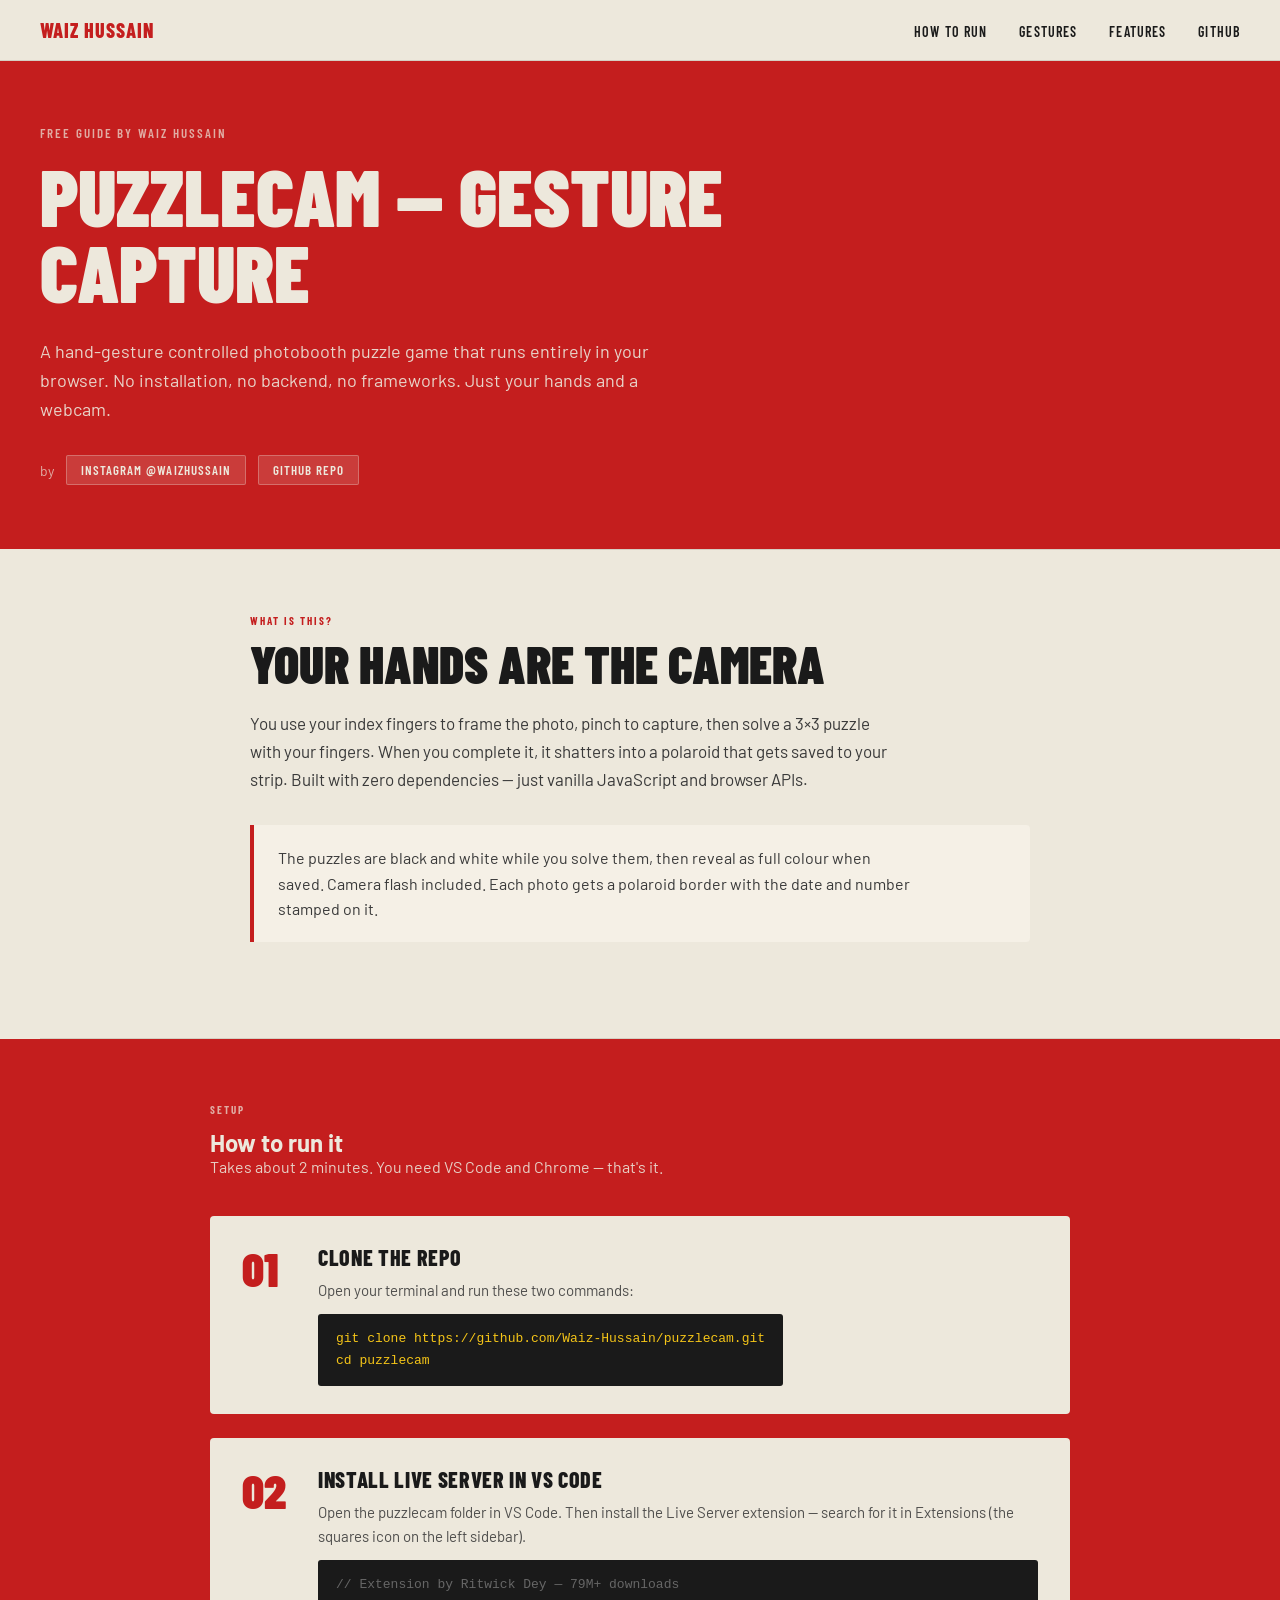
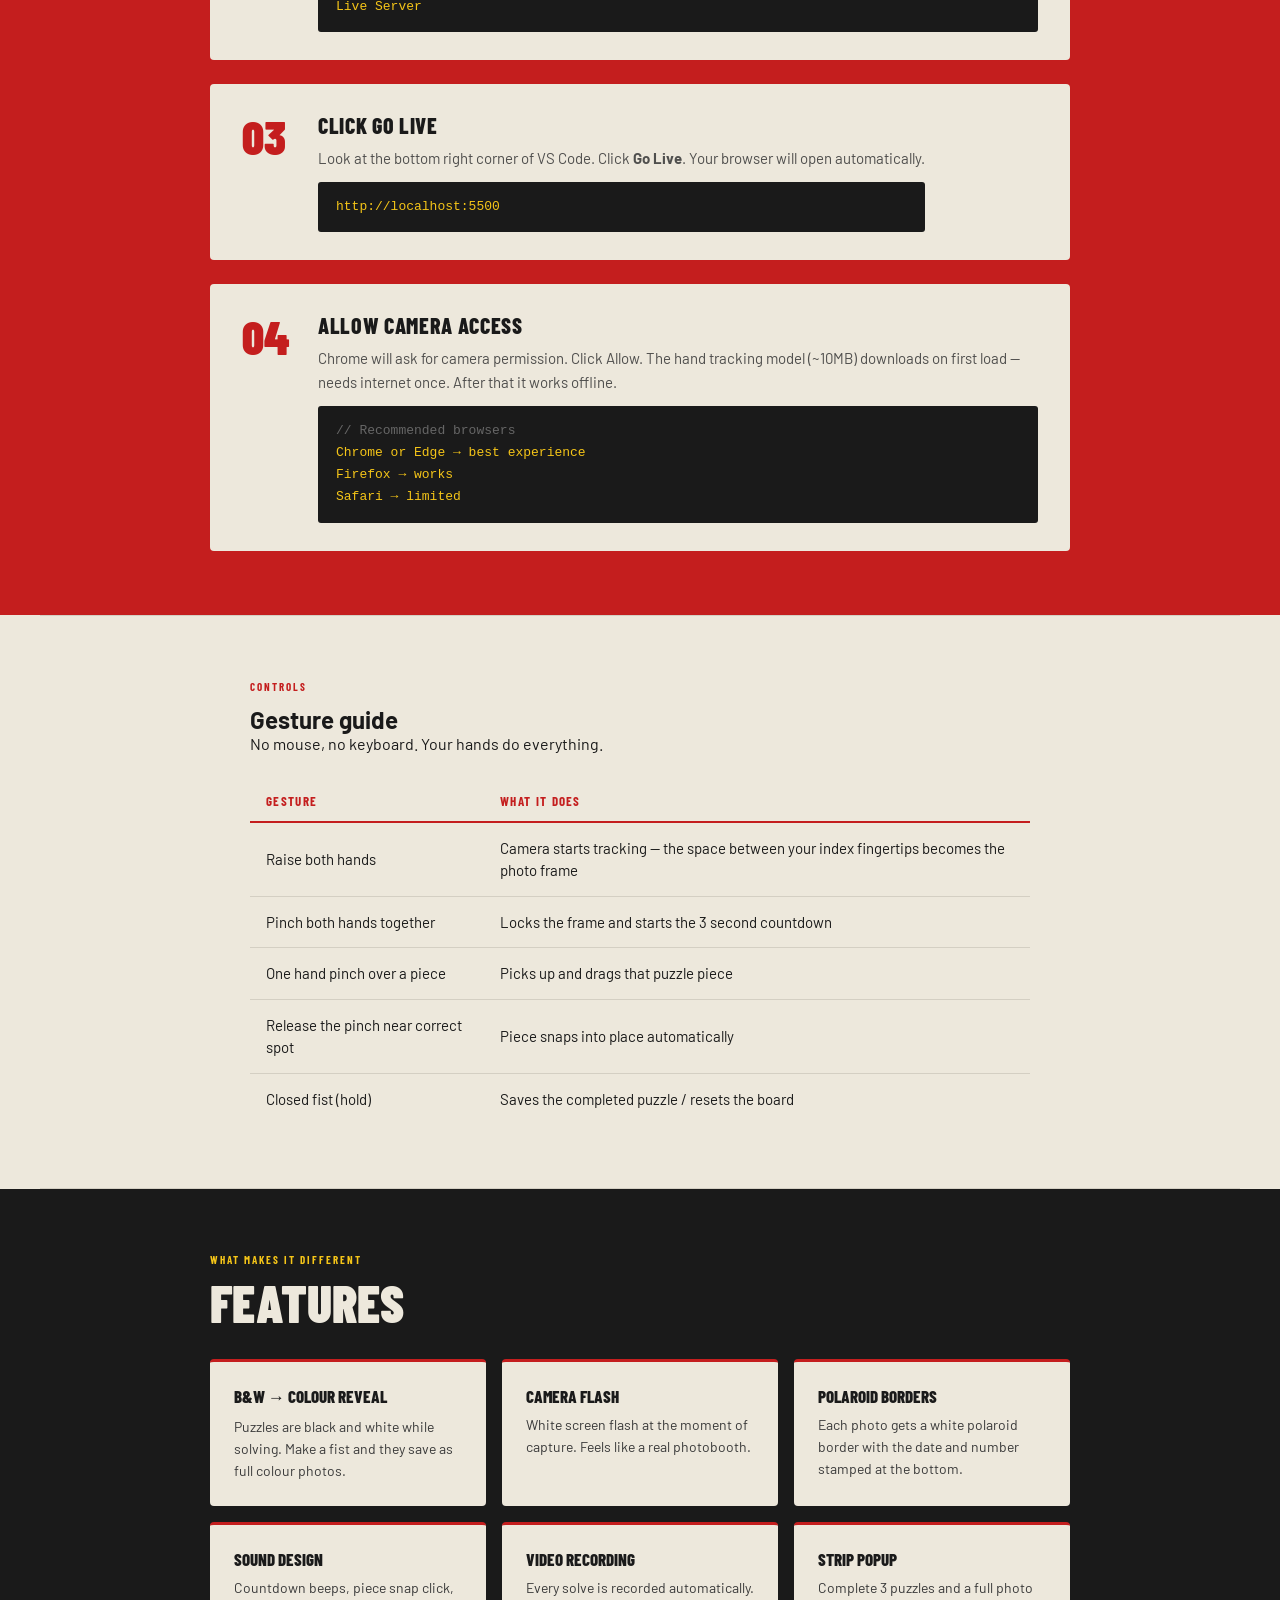
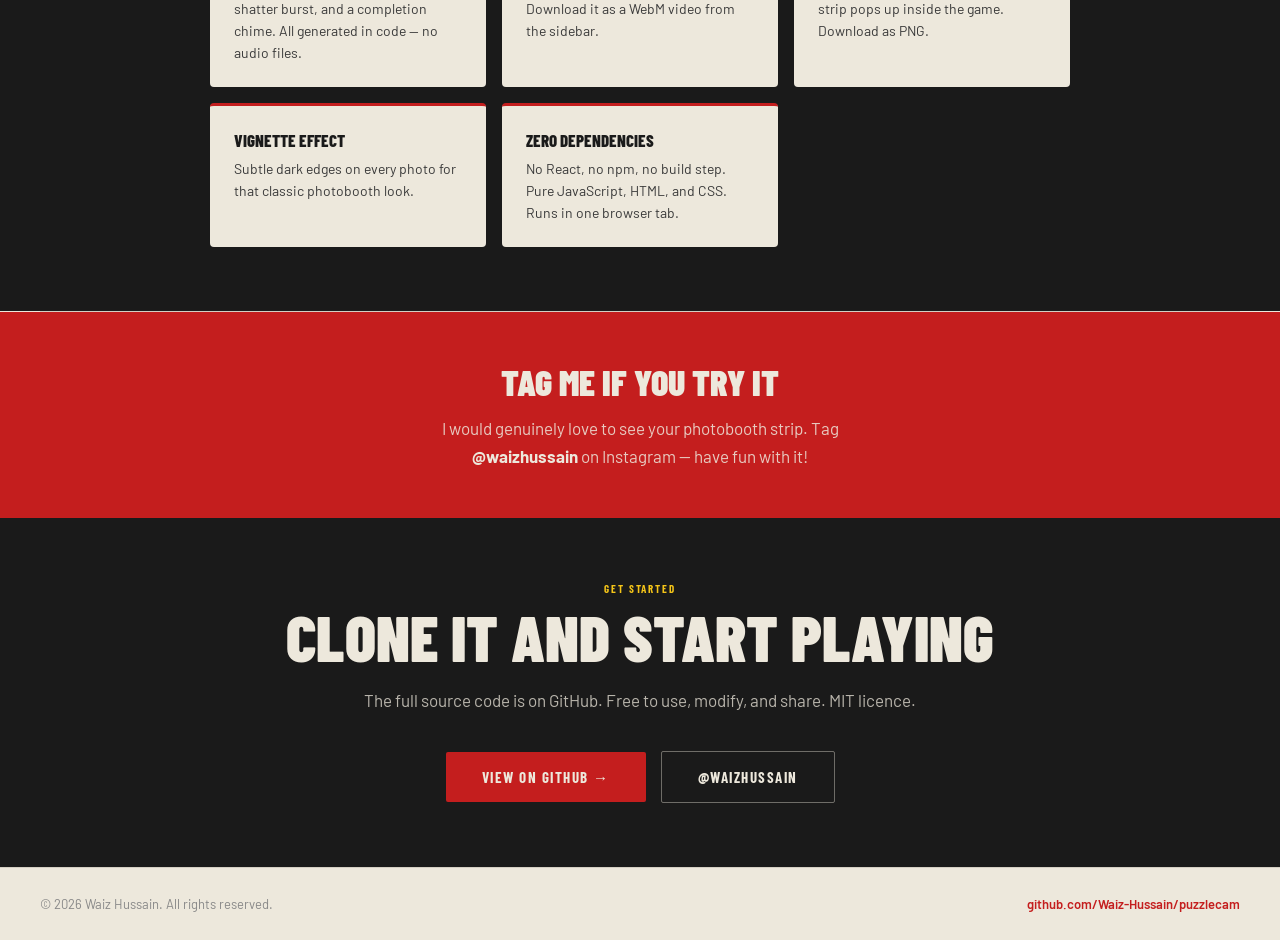
<file: guide.html>
<!DOCTYPE html>
<html lang="en">
<head>
<meta charset="UTF-8" />
<meta name="viewport" content="width=device-width, initial-scale=1.0" />
<title>PuzzleCam Guide — Waiz Hussain</title>
<link href="https://fonts.googleapis.com/css2?family=Barlow+Condensed:wght@400;600;700;800;900&family=Barlow:wght@400;500;600&display=swap" rel="stylesheet" />
<style>
* { margin: 0; padding: 0; box-sizing: border-box; }

body {
  background: #EDE8DC;
  font-family: 'Barlow', sans-serif;
  color: #1a1a1a;
}

nav {
  background: #EDE8DC;
  border-bottom: 1px solid #d4cfc3;
  padding: 18px 40px;
  display: flex;
  align-items: center;
  justify-content: space-between;
}

.nav-brand {
  font-family: 'Barlow Condensed', sans-serif;
  font-weight: 800;
  font-size: 20px;
  letter-spacing: 0.05em;
  color: #C41E1E;
  text-transform: uppercase;
}

.nav-links {
  display: flex;
  gap: 32px;
  list-style: none;
}

.nav-links a {
  font-family: 'Barlow Condensed', sans-serif;
  font-weight: 600;
  font-size: 14px;
  letter-spacing: 0.08em;
  text-transform: uppercase;
  color: #1a1a1a;
  text-decoration: none;
}

.nav-links a:hover { color: #C41E1E; }

.hero {
  background: #C41E1E;
  padding: 64px 40px;
  color: #EDE8DC;
}

.hero-label {
  font-family: 'Barlow Condensed', sans-serif;
  font-size: 13px;
  font-weight: 600;
  letter-spacing: 0.15em;
  text-transform: uppercase;
  color: #EDE8DC;
  opacity: 0.7;
  margin-bottom: 16px;
}

.hero h1 {
  font-family: 'Barlow Condensed', sans-serif;
  font-weight: 900;
  font-size: clamp(48px, 8vw, 80px);
  line-height: 0.95;
  text-transform: uppercase;
  color: #EDE8DC;
  max-width: 800px;
  margin-bottom: 28px;
}

.hero p {
  font-size: 18px;
  line-height: 1.6;
  max-width: 620px;
  color: #EDE8DC;
  opacity: 0.9;
}

.by-line {
  margin-top: 32px;
  display: flex;
  align-items: center;
  gap: 12px;
  flex-wrap: wrap;
}

.by-line span {
  font-size: 14px;
  opacity: 0.7;
}

.tag {
  display: inline-flex;
  align-items: center;
  gap: 6px;
  background: rgba(237,232,220,0.15);
  border: 1px solid rgba(237,232,220,0.3);
  color: #EDE8DC;
  font-family: 'Barlow Condensed', sans-serif;
  font-weight: 600;
  font-size: 13px;
  letter-spacing: 0.08em;
  text-transform: uppercase;
  padding: 6px 14px;
  border-radius: 2px;
  text-decoration: none;
}

.tag:hover { background: rgba(237,232,220,0.25); }

.section {
  padding: 64px 40px;
  max-width: 860px;
  margin: 0 auto;
}

.section-label {
  font-family: 'Barlow Condensed', sans-serif;
  font-size: 11px;
  font-weight: 700;
  letter-spacing: 0.18em;
  text-transform: uppercase;
  color: #C41E1E;
  margin-bottom: 12px;
}

.section h2 {
  font-family: 'Barlow Condensed', sans-serif;
  font-weight: 900;
  font-size: clamp(32px, 5vw, 52px);
  text-transform: uppercase;
  line-height: 0.95;
  margin-bottom: 20px;
}

.section p {
  font-size: 17px;
  line-height: 1.65;
  color: #3a3a3a;
  max-width: 640px;
}

.callout {
  background: #f5f0e6;
  border-left: 4px solid #C41E1E;
  padding: 20px 24px;
  margin: 32px 0;
  border-radius: 0 4px 4px 0;
}

.callout p {
  font-size: 16px;
  color: #3a3a3a;
  line-height: 1.6;
}

.divider { border: none; border-top: 1px solid #d4cfc3; margin: 0 40px; }

.red-section {
  background: #C41E1E;
  padding: 64px 40px;
}

.red-section .section-label { color: #EDE8DC; opacity: 0.7; }
.red-section h2 { color: #EDE8DC; }
.red-section p { color: #EDE8DC; opacity: 0.88; }

.steps {
  margin-top: 40px;
  display: flex;
  flex-direction: column;
  gap: 24px;
  max-width: 860px;
  margin-left: auto;
  margin-right: auto;
}

.step-card {
  background: #EDE8DC;
  padding: 28px 32px;
  border-radius: 4px;
  display: flex;
  gap: 24px;
  align-items: flex-start;
}

.step-number {
  font-family: 'Barlow Condensed', sans-serif;
  font-weight: 900;
  font-size: 48px;
  color: #C41E1E;
  line-height: 1;
  flex-shrink: 0;
  width: 52px;
}

.step-content h3 {
  font-family: 'Barlow Condensed', sans-serif;
  font-weight: 800;
  font-size: 22px;
  text-transform: uppercase;
  letter-spacing: 0.03em;
  margin-bottom: 8px;
}

.step-content p {
  font-size: 15px;
  line-height: 1.6;
  color: #3a3a3a;
  margin-bottom: 12px;
}

.code-block {
  background: #1a1a1a;
  color: #f5c518;
  font-family: 'Courier New', monospace;
  font-size: 13px;
  padding: 14px 18px;
  border-radius: 3px;
  line-height: 1.7;
  overflow-x: auto;
  margin-top: 10px;
}

.code-block .comment { color: #666; }

.gestures-section {
  padding: 64px 40px;
  max-width: 860px;
  margin: 0 auto;
}

.gesture-table {
  width: 100%;
  border-collapse: collapse;
  margin-top: 28px;
}

.gesture-table th {
  font-family: 'Barlow Condensed', sans-serif;
  font-weight: 700;
  font-size: 13px;
  letter-spacing: 0.1em;
  text-transform: uppercase;
  color: #C41E1E;
  text-align: left;
  padding: 12px 16px;
  border-bottom: 2px solid #C41E1E;
}

.gesture-table td {
  font-size: 15px;
  padding: 14px 16px;
  border-bottom: 1px solid #d4cfc3;
  color: #1a1a1a;
  line-height: 1.5;
}

.gesture-table tr:last-child td { border-bottom: none; }
.gesture-table tr:hover td { background: rgba(196,30,30,0.04); }

.features-grid {
  display: grid;
  grid-template-columns: repeat(auto-fit, minmax(240px, 1fr));
  gap: 16px;
  margin-top: 32px;
  max-width: 860px;
  margin-left: auto;
  margin-right: auto;
}

.feature-card {
  background: #EDE8DC;
  padding: 24px;
  border-radius: 4px;
  border-top: 3px solid #C41E1E;
}

.feature-card h4 {
  font-family: 'Barlow Condensed', sans-serif;
  font-weight: 800;
  font-size: 17px;
  text-transform: uppercase;
  margin-bottom: 8px;
}

.feature-card p {
  font-size: 14px;
  color: #3a3a3a;
  line-height: 1.55;
}

.cta-section {
  background: #1a1a1a;
  padding: 64px 40px;
  text-align: center;
}

.cta-section .section-label { color: #f5c518; }

.cta-section h2 {
  font-family: 'Barlow Condensed', sans-serif;
  font-weight: 900;
  font-size: clamp(36px, 6vw, 64px);
  text-transform: uppercase;
  color: #EDE8DC;
  line-height: 0.95;
  margin-bottom: 20px;
}

.cta-section p {
  font-size: 17px;
  color: rgba(237,232,220,0.75);
  max-width: 560px;
  margin: 0 auto 36px;
  line-height: 1.6;
}

.btn {
  display: inline-block;
  font-family: 'Barlow Condensed', sans-serif;
  font-weight: 700;
  font-size: 15px;
  letter-spacing: 0.1em;
  text-transform: uppercase;
  padding: 16px 36px;
  border-radius: 2px;
  text-decoration: none;
  cursor: pointer;
  transition: opacity 0.15s;
}

.btn:hover { opacity: 0.88; }

.btn-red { background: #C41E1E; color: #EDE8DC; }
.btn-outline { background: transparent; color: #EDE8DC; border: 1.5px solid rgba(237,232,220,0.4); margin-left: 12px; }

.tag-me {
  background: #C41E1E;
  padding: 48px 40px;
  text-align: center;
}

.tag-me h3 {
  font-family: 'Barlow Condensed', sans-serif;
  font-weight: 900;
  font-size: 36px;
  text-transform: uppercase;
  color: #EDE8DC;
  margin-bottom: 12px;
}

.tag-me p {
  font-size: 17px;
  color: rgba(237,232,220,0.85);
  max-width: 480px;
  margin: 0 auto;
  line-height: 1.6;
}

.tag-me strong { color: #EDE8DC; }

footer {
  background: #EDE8DC;
  border-top: 1px solid #d4cfc3;
  padding: 28px 40px;
  display: flex;
  align-items: center;
  justify-content: space-between;
  flex-wrap: wrap;
  gap: 12px;
}

footer p {
  font-size: 13px;
  color: #888;
}

footer a {
  font-size: 13px;
  color: #C41E1E;
  text-decoration: none;
  font-weight: 600;
}

@media (max-width: 600px) {
  nav { padding: 16px 20px; }
  .nav-links { display: none; }
  .hero, .section, .red-section, .gestures-section, .cta-section, .tag-me { padding: 48px 20px; }
  .divider { margin: 0 20px; }
  .step-card { flex-direction: column; gap: 8px; }
  .step-number { font-size: 36px; }
  footer { padding: 24px 20px; }
  .btn-outline { margin-left: 0; margin-top: 12px; }
}
</style>
</head>
<body>

<nav>
  <div class="nav-brand">Waiz Hussain</div>
  <ul class="nav-links">
    <li><a href="#how-to-run">How to run</a></li>
    <li><a href="#gestures">Gestures</a></li>
    <li><a href="#features">Features</a></li>
    <li><a href="https://github.com/Waiz-Hussain/puzzlecam" target="_blank">GitHub</a></li>
  </ul>
</nav>

<section class="hero">
  <div class="hero-label">Free Guide by Waiz Hussain</div>
  <h1>PuzzleCam — Gesture Capture</h1>
  <p>A hand-gesture controlled photobooth puzzle game that runs entirely in your browser. No installation, no backend, no frameworks. Just your hands and a webcam.</p>
  <div class="by-line">
    <span>by</span>
    <a class="tag" href="https://www.instagram.com/waizhussain" target="_blank">Instagram @waizhussain</a>
    <a class="tag" href="https://github.com/Waiz-Hussain/puzzlecam" target="_blank">GitHub Repo</a>
  </div>
</section>

<hr class="divider" />

<div class="section">
  <div class="section-label">What is this?</div>
  <h2>Your hands are the camera</h2>
  <p>You use your index fingers to frame the photo, pinch to capture, then solve a 3×3 puzzle with your fingers. When you complete it, it shatters into a polaroid that gets saved to your strip. Built with zero dependencies — just vanilla JavaScript and browser APIs.</p>
  <div class="callout">
    <p>The puzzles are black and white while you solve them, then reveal as full colour when saved. Camera flash included. Each photo gets a polaroid border with the date and number stamped on it.</p>
  </div>
</div>

<hr class="divider" />

<section class="red-section" id="how-to-run">
  <div style="max-width: 860px; margin: 0 auto;">
    <div class="section-label">Setup</div>
    <h2>How to run it</h2>
    <p>Takes about 2 minutes. You need VS Code and Chrome — that's it.</p>
  </div>

  <div class="steps">

    <div class="step-card">
      <div class="step-number">01</div>
      <div class="step-content">
        <h3>Clone the repo</h3>
        <p>Open your terminal and run these two commands:</p>
        <div class="code-block">git clone https://github.com/Waiz-Hussain/puzzlecam.git<br>cd puzzlecam</div>
      </div>
    </div>

    <div class="step-card">
      <div class="step-number">02</div>
      <div class="step-content">
        <h3>Install Live Server in VS Code</h3>
        <p>Open the puzzlecam folder in VS Code. Then install the Live Server extension — search for it in Extensions (the squares icon on the left sidebar).</p>
        <div class="code-block"><span class="comment">// Extension by Ritwick Dey — 79M+ downloads</span><br>Live Server</div>
      </div>
    </div>

    <div class="step-card">
      <div class="step-number">03</div>
      <div class="step-content">
        <h3>Click Go Live</h3>
        <p>Look at the bottom right corner of VS Code. Click <strong>Go Live</strong>. Your browser will open automatically.</p>
        <div class="code-block">http://localhost:5500</div>
      </div>
    </div>

    <div class="step-card">
      <div class="step-number">04</div>
      <div class="step-content">
        <h3>Allow camera access</h3>
        <p>Chrome will ask for camera permission. Click Allow. The hand tracking model (~10MB) downloads on first load — needs internet once. After that it works offline.</p>
        <div class="code-block"><span class="comment">// Recommended browsers</span><br>Chrome or Edge → best experience<br>Firefox → works<br>Safari → limited</div>
      </div>
    </div>

  </div>
</section>

<hr class="divider" />

<section class="gestures-section" id="gestures">
  <div class="section-label">Controls</div>
  <h2>Gesture guide</h2>
  <p>No mouse, no keyboard. Your hands do everything.</p>

  <table class="gesture-table">
    <thead>
      <tr>
        <th>Gesture</th>
        <th>What it does</th>
      </tr>
    </thead>
    <tbody>
      <tr>
        <td>Raise both hands</td>
        <td>Camera starts tracking — the space between your index fingertips becomes the photo frame</td>
      </tr>
      <tr>
        <td>Pinch both hands together</td>
        <td>Locks the frame and starts the 3 second countdown</td>
      </tr>
      <tr>
        <td>One hand pinch over a piece</td>
        <td>Picks up and drags that puzzle piece</td>
      </tr>
      <tr>
        <td>Release the pinch near correct spot</td>
        <td>Piece snaps into place automatically</td>
      </tr>
      <tr>
        <td>Closed fist (hold)</td>
        <td>Saves the completed puzzle / resets the board</td>
      </tr>
    </tbody>
  </table>
</section>

<hr class="divider" />

<section style="background: #1a1a1a; padding: 64px 40px;" id="features">
  <div style="max-width: 860px; margin: 0 auto;">
    <div class="section-label" style="color: #f5c518;">What makes it different</div>
    <h2 style="color: #EDE8DC; font-family: 'Barlow Condensed', sans-serif; font-weight: 900; font-size: clamp(32px, 5vw, 52px); text-transform: uppercase; line-height: 0.95; margin-bottom: 8px;">Features</h2>
  </div>
  <div class="features-grid">
    <div class="feature-card">
      <h4>B&W → Colour reveal</h4>
      <p>Puzzles are black and white while solving. Make a fist and they save as full colour photos.</p>
    </div>
    <div class="feature-card">
      <h4>Camera flash</h4>
      <p>White screen flash at the moment of capture. Feels like a real photobooth.</p>
    </div>
    <div class="feature-card">
      <h4>Polaroid borders</h4>
      <p>Each photo gets a white polaroid border with the date and number stamped at the bottom.</p>
    </div>
    <div class="feature-card">
      <h4>Sound design</h4>
      <p>Countdown beeps, piece snap click, shatter burst, and a completion chime. All generated in code — no audio files.</p>
    </div>
    <div class="feature-card">
      <h4>Video recording</h4>
      <p>Every solve is recorded automatically. Download it as a WebM video from the sidebar.</p>
    </div>
    <div class="feature-card">
      <h4>Strip popup</h4>
      <p>Complete 3 puzzles and a full photo strip pops up inside the game. Download as PNG.</p>
    </div>
    <div class="feature-card">
      <h4>Vignette effect</h4>
      <p>Subtle dark edges on every photo for that classic photobooth look.</p>
    </div>
    <div class="feature-card">
      <h4>Zero dependencies</h4>
      <p>No React, no npm, no build step. Pure JavaScript, HTML, and CSS. Runs in one browser tab.</p>
    </div>
  </div>
</section>

<hr class="divider" />

<section class="tag-me">
  <h3>Tag me if you try it</h3>
  <p>I would genuinely love to see your photobooth strip. Tag <strong>@waizhussain</strong> on Instagram — have fun with it!</p>
</section>

<section class="cta-section">
  <div class="section-label">Get started</div>
  <h2>Clone it and start playing</h2>
  <p>The full source code is on GitHub. Free to use, modify, and share. MIT licence.</p>
  <div>
    <a class="btn btn-red" href="https://github.com/Waiz-Hussain/puzzlecam" target="_blank">View on GitHub →</a>
    <a class="btn btn-outline" href="https://www.instagram.com/waizhussain" target="_blank">@waizhussain</a>
  </div>
</section>

<footer>
  <p>© 2026 Waiz Hussain. All rights reserved.</p>
  <a href="https://github.com/Waiz-Hussain/puzzlecam" target="_blank">github.com/Waiz-Hussain/puzzlecam</a>
</footer>

</body>
</html>
</file>
